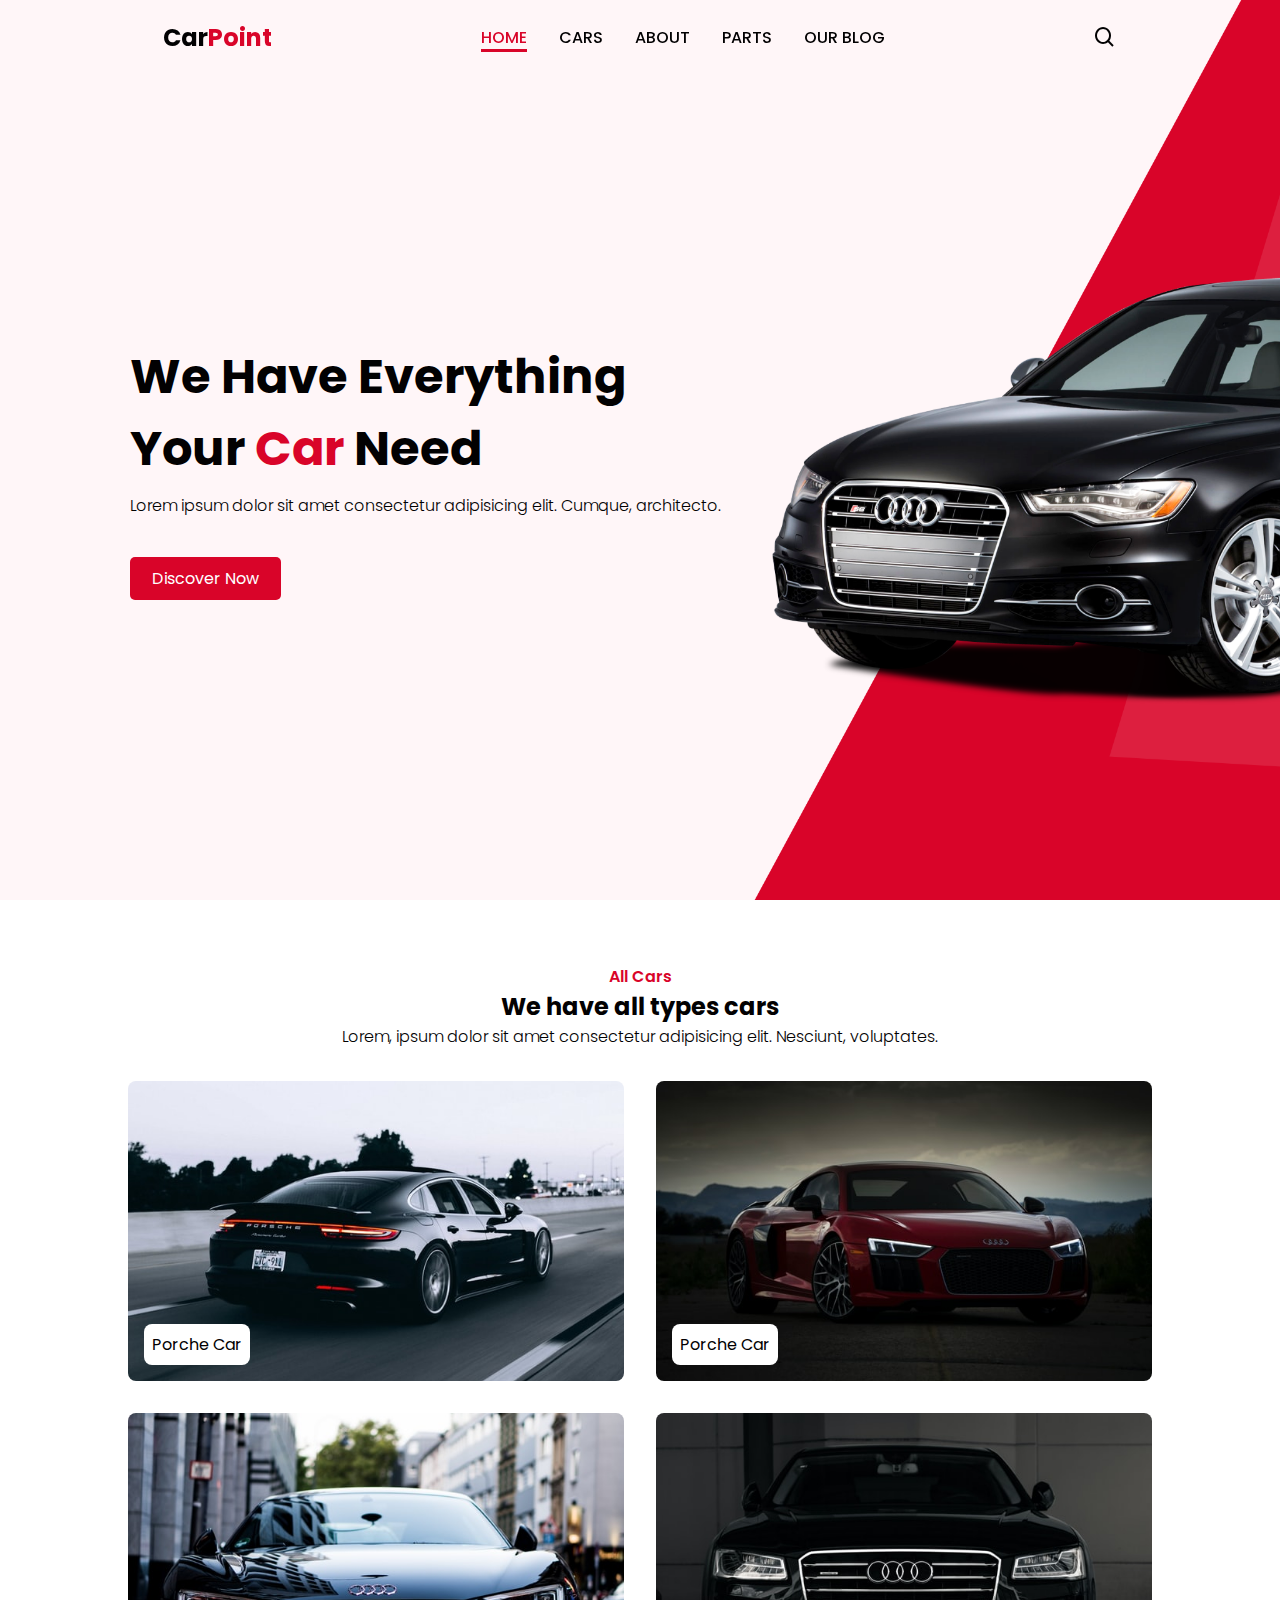
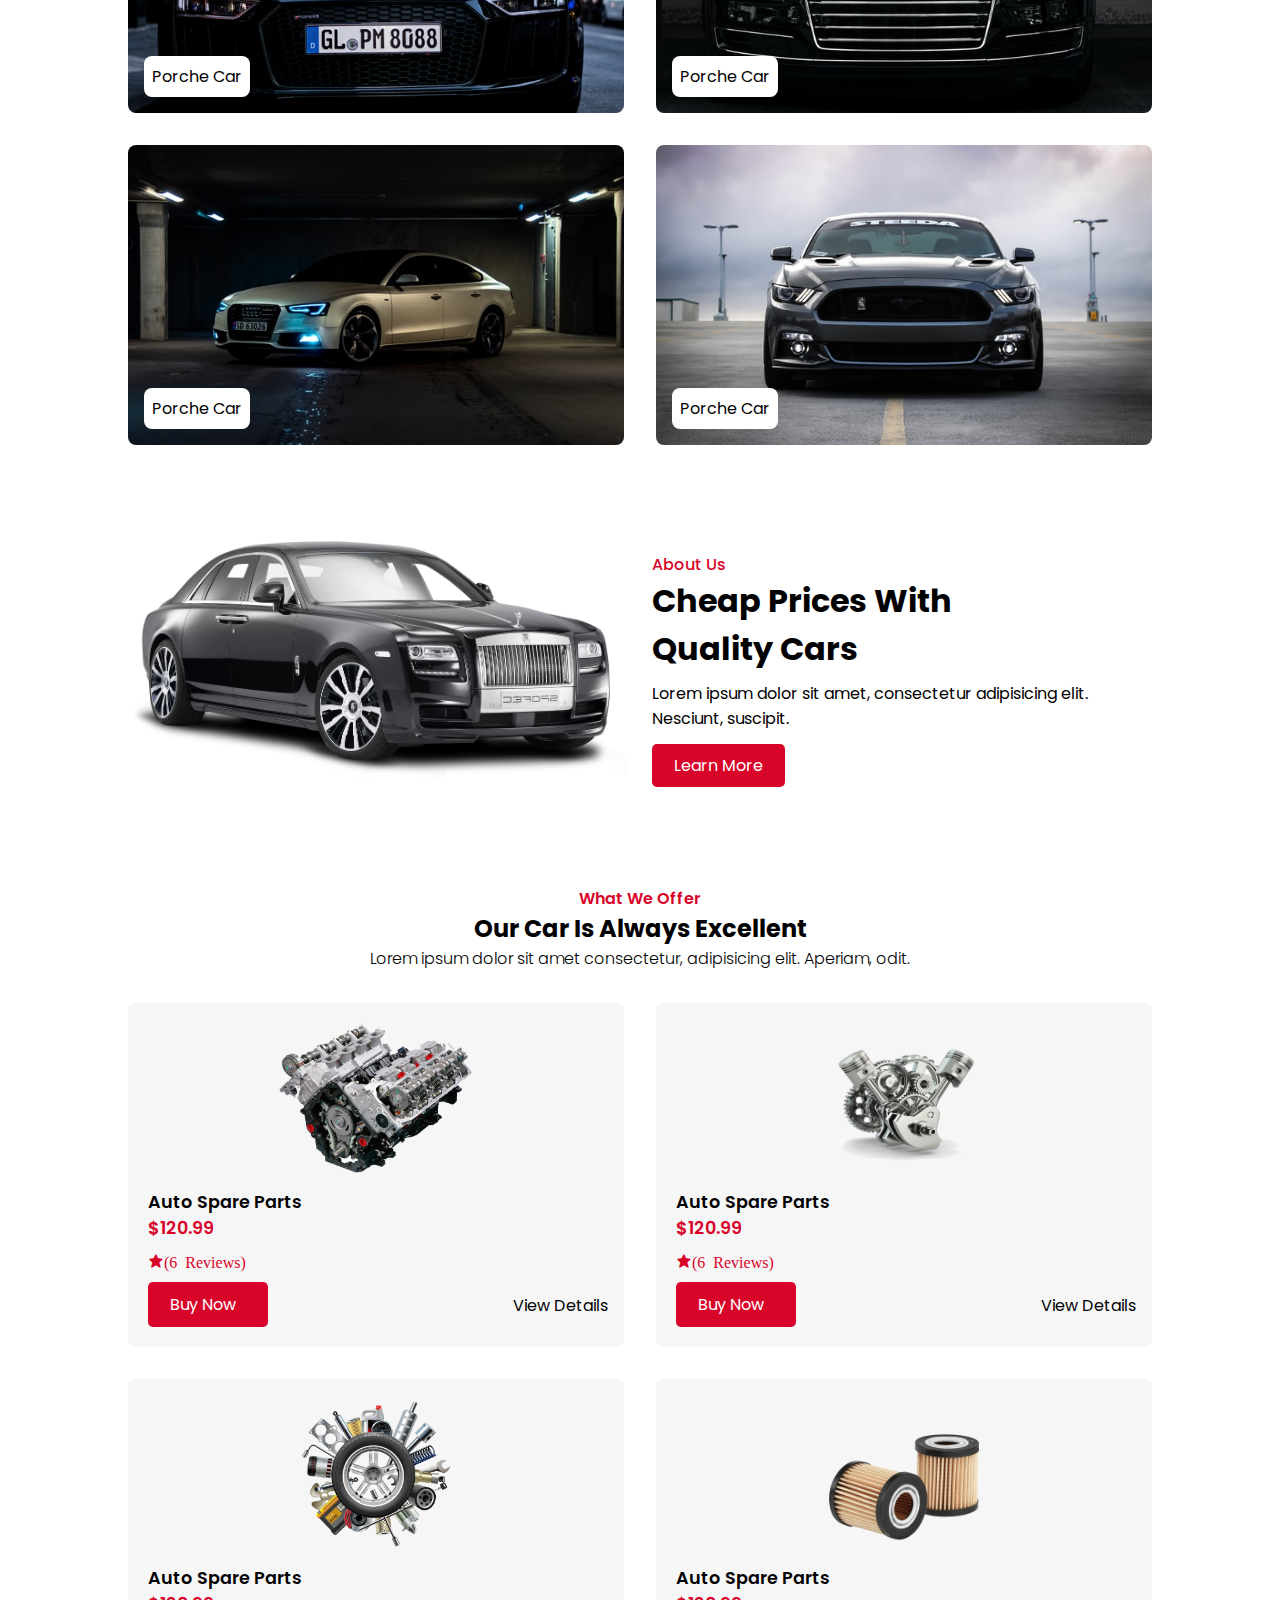
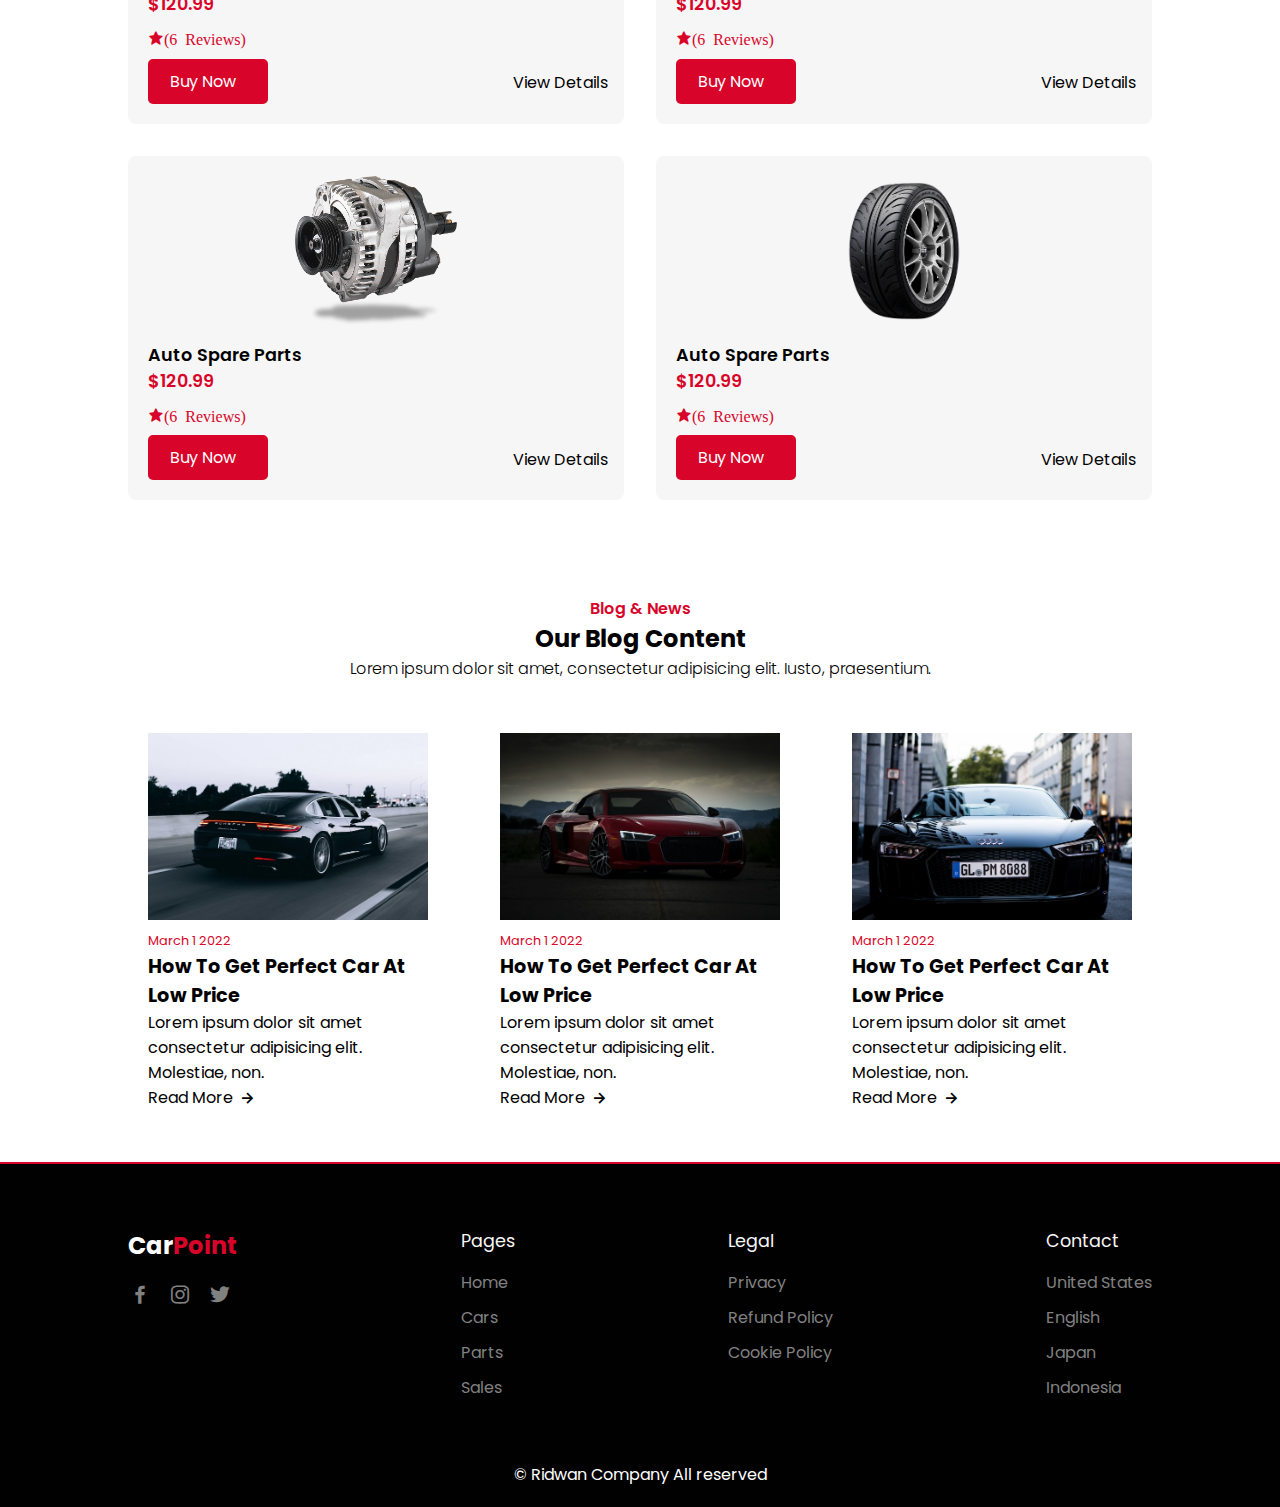
<file: index.html>
<!DOCTYPE html>
<html lang="en">
  <head>
    <meta charset="UTF-8" />
    <meta http-equiv="X-UA-Compatible" content="IE=edge" />
    <meta name="viewport" content="width=device-width, initial-scale=1.0" />
    <link
      href="https://unpkg.com/boxicons@2.1.2/css/boxicons.min.css"
      rel="stylesheet"
    />

    <link rel="stylesheet" href="style.css" />
    <title>Car Sale</title>
  </head>
  <body>
    <!-- Navbar -->
    <header>
      <!-- Navbar Container -->
      <div class="nav container">
        <!-- Menu Icon -->
        <i class="bx bx-menu" id="menu-icon"></i>
        <!-- Logo -->
        <a href="#" class="logo">Car<span>Point</span></a>
        <!-- Nav List -->
        <ul class="navbar">
          <li><a href="#home" class="active">Home</a></li>
          <li><a href="#cars">Cars</a></li>
          <li><a href="#about">About</a></li>
          <li><a href="#parts">Parts</a></li>
          <li><a href="#blog">Our Blog</a></li>
        </ul>
        <!-- Search Icon -->
        <i class="bx bx-search" id="search-icon"></i>
        <!-- Search Box -->
        <div class="search-box container">
          <input type="search" name="" id="" placeholder="Search..." />
        </div>
      </div>
    </header>
    <!-- Home -->
    <section class="home" id="home">
      <div class="home-text">
        <h1>We Have Everything <br />Your <span>Car</span> Need</h1>
        <p>
          Lorem ipsum dolor sit amet consectetur adipisicing elit. Cumque,
          architecto.
        </p>
        <!-- Home Button -->
        <a href="#" class="btn">Discover Now</a>
      </div>
    </section>
    <!-- Cars Section -->
    <section class="cars" id="cars">
      <div class="heading">
        <span>All Cars</span>
        <h2>We have all types cars</h2>
        <p>
          Lorem, ipsum dolor sit amet consectetur adipisicing elit. Nesciunt,
          voluptates.
        </p>
      </div>
      <!-- Cars container -->
      <div class="cars-container container">
        <!-- box 1 -->
        <div class="box">
          <img src="img/car1.jpg" alt="" />
          <h2>Porche Car</h2>
        </div>
        <!-- box 2 -->
        <div class="box">
          <img src="img/car2.jpg" alt="" />
          <h2>Porche Car</h2>
        </div>
        <!-- box 3 -->
        <div class="box">
          <img src="img/car3.jpg" alt="" />
          <h2>Porche Car</h2>
        </div>
        <!-- box 4 -->
        <div class="box">
          <img src="img/car4.jpg" alt="" />
          <h2>Porche Car</h2>
        </div>
        <!-- box 5 -->
        <div class="box">
          <img src="img/car5.jpg" alt="" />
          <h2>Porche Car</h2>
        </div>
        <!-- box 6 -->
        <div class="box">
          <img src="img/car6.jpg" alt="" />
          <h2>Porche Car</h2>
        </div>
      </div>
    </section>
    <!-- About -->
    <section class="about container" id="about">
      <div class="about-img">
        <img src="img/about.png" alt="" />
      </div>
      <div class="about-text">
        <span>About Us</span>
        <h2>Cheap Prices With <br />Quality Cars</h2>
        <p>
          Lorem ipsum dolor sit amet, consectetur adipisicing elit. Nesciunt,
          suscipit.
        </p>
        <!-- About Button -->
        <a href="#" class="btn">Learn More</a>
      </div>
    </section>
    <!-- Parts section -->
    <section class="parts" id="parts">
      <div class="heading">
        <span>What We Offer</span>
        <h2>Our Car Is Always Excellent</h2>
        <p>
          Lorem ipsum dolor sit amet consectetur, adipisicing elit. Aperiam,
          odit.
        </p>
      </div>
      <!-- Parts Container -->
      <div class="parts-container container">
        <!-- Box 1 -->
        <div class="box">
          <img src="img/part1.png" alt="" />
          <h3>Auto Spare Parts</h3>
          <span>$120.99</span>
          <i class="bx bxs-star">(6 Reviews)</i>
          <a href="#" class="btn">Buy Now</a>
          <a href="#" class="details">View Details</a>
        </div>
        <!-- Box 2 -->
        <div class="box">
          <img src="img/part2.png" alt="" />
          <h3>Auto Spare Parts</h3>
          <span>$120.99</span>
          <i class="bx bxs-star">(6 Reviews)</i>
          <a href="#" class="btn">Buy Now</a>
          <a href="#" class="details">View Details</a>
        </div>
        <!-- Box 3 -->
        <div class="box">
          <img src="img/part3.png" alt="" />
          <h3>Auto Spare Parts</h3>
          <span>$120.99</span>
          <i class="bx bxs-star">(6 Reviews)</i>
          <a href="#" class="btn">Buy Now</a>
          <a href="#" class="details">View Details</a>
        </div>
        <!-- Box 4 -->
        <div class="box">
          <img src="img/part4.png" alt="" />
          <h3>Auto Spare Parts</h3>
          <span>$120.99</span>
          <i class="bx bxs-star">(6 Reviews)</i>
          <a href="#" class="btn">Buy Now</a>
          <a href="#" class="details">View Details</a>
        </div>
        <!-- Box 5 -->
        <div class="box">
          <img src="img/part5.png" alt="" />
          <h3>Auto Spare Parts</h3>
          <span>$120.99</span>
          <i class="bx bxs-star">(6 Reviews)</i>
          <a href="#" class="btn">Buy Now</a>
          <a href="#" class="details">View Details</a>
        </div>
        <!-- Box 6 -->
        <div class="box">
          <img src="img/part6.png" alt="" />
          <h3>Auto Spare Parts</h3>
          <span>$120.99</span>
          <i class="bx bxs-star">(6 Reviews)</i>
          <a href="#" class="btn">Buy Now</a>
          <a href="#" class="details">View Details</a>
        </div>
      </div>
    </section>
    <!-- Blog Section -->
    <section class="blog" id="blog">
      <div class="heading">
        <span>Blog & News</span>
        <h2>Our Blog Content</h2>
        <p>
          Lorem ipsum dolor sit amet, consectetur adipisicing elit. Iusto,
          praesentium.
        </p>
      </div>
      <!-- Blog Container -->
      <div class="blog-container container">
        <!-- Box 1 -->
        <div class="box">
          <img src="img/car1.jpg" alt="" />
          <span>March 1 2022</span>
          <h3>How To Get Perfect Car At Low Price</h3>
          <p>
            Lorem ipsum dolor sit amet consectetur adipisicing elit. Molestiae,
            non.
          </p>
          <a href="#" class="blog-btn"
            >Read More<i class="bx bx-right-arrow-alt"></i
          ></a>
        </div>
        <!-- Box 2 -->
        <div class="box">
          <img src="img/car2.jpg" alt="" />
          <span>March 1 2022</span>
          <h3>How To Get Perfect Car At Low Price</h3>
          <p>
            Lorem ipsum dolor sit amet consectetur adipisicing elit. Molestiae,
            non.
          </p>
          <a href="#" class="blog-btn"
            >Read More<i class="bx bx-right-arrow-alt"></i
          ></a>
        </div>
        <!-- Box 3 -->
        <div class="box">
          <img src="img/car3.jpg" alt="" />
          <span>March 1 2022</span>
          <h3>How To Get Perfect Car At Low Price</h3>
          <p>
            Lorem ipsum dolor sit amet consectetur adipisicing elit. Molestiae,
            non.
          </p>
          <a href="#" class="blog-btn"
            >Read More<i class="bx bx-right-arrow-alt"></i
          ></a>
        </div>
      </div>
    </section>
    <!-- Footer -->
    <section class="footer">
      <div class="footer-container container">
        <div class="footer-box">
          <a href="#" class="logo">Car<span>Point</span></a>
          <div class="social">
            <a href="#"><i class="bx bxl-facebook"></i></a>
            <a href="#"><i class="bx bxl-instagram"></i></a>
            <a href="#"><i class="bx bxl-twitter"></i></a>
          </div>
        </div>
        <div class="footer-box">
          <h3>Pages</h3>
          <a href="#">Home</a>
          <a href="#">Cars</a>
          <a href="#">Parts</a>
          <a href="#">Sales</a>
        </div>

        <div class="footer-box">
          <h3>Legal</h3>
          <a href="#">Privacy</a>
          <a href="#">Refund Policy</a>
          <a href="#">Cookie Policy</a>
        </div>

        <div class="footer-box">
          <h3>Contact</h3>
          <p>United States</p>
          <p>English</p>
          <p>Japan</p>
          <p>Indonesia</p>
        </div>
      </div>
    </section>
    <!-- Copyright -->
    <div class="copyright">
      <p>&#169; Ridwan Company All reserved</p>
    </div>
    <!-- link to js -->
    <script src="script.js"></script>
  </body>
</html>
</file>
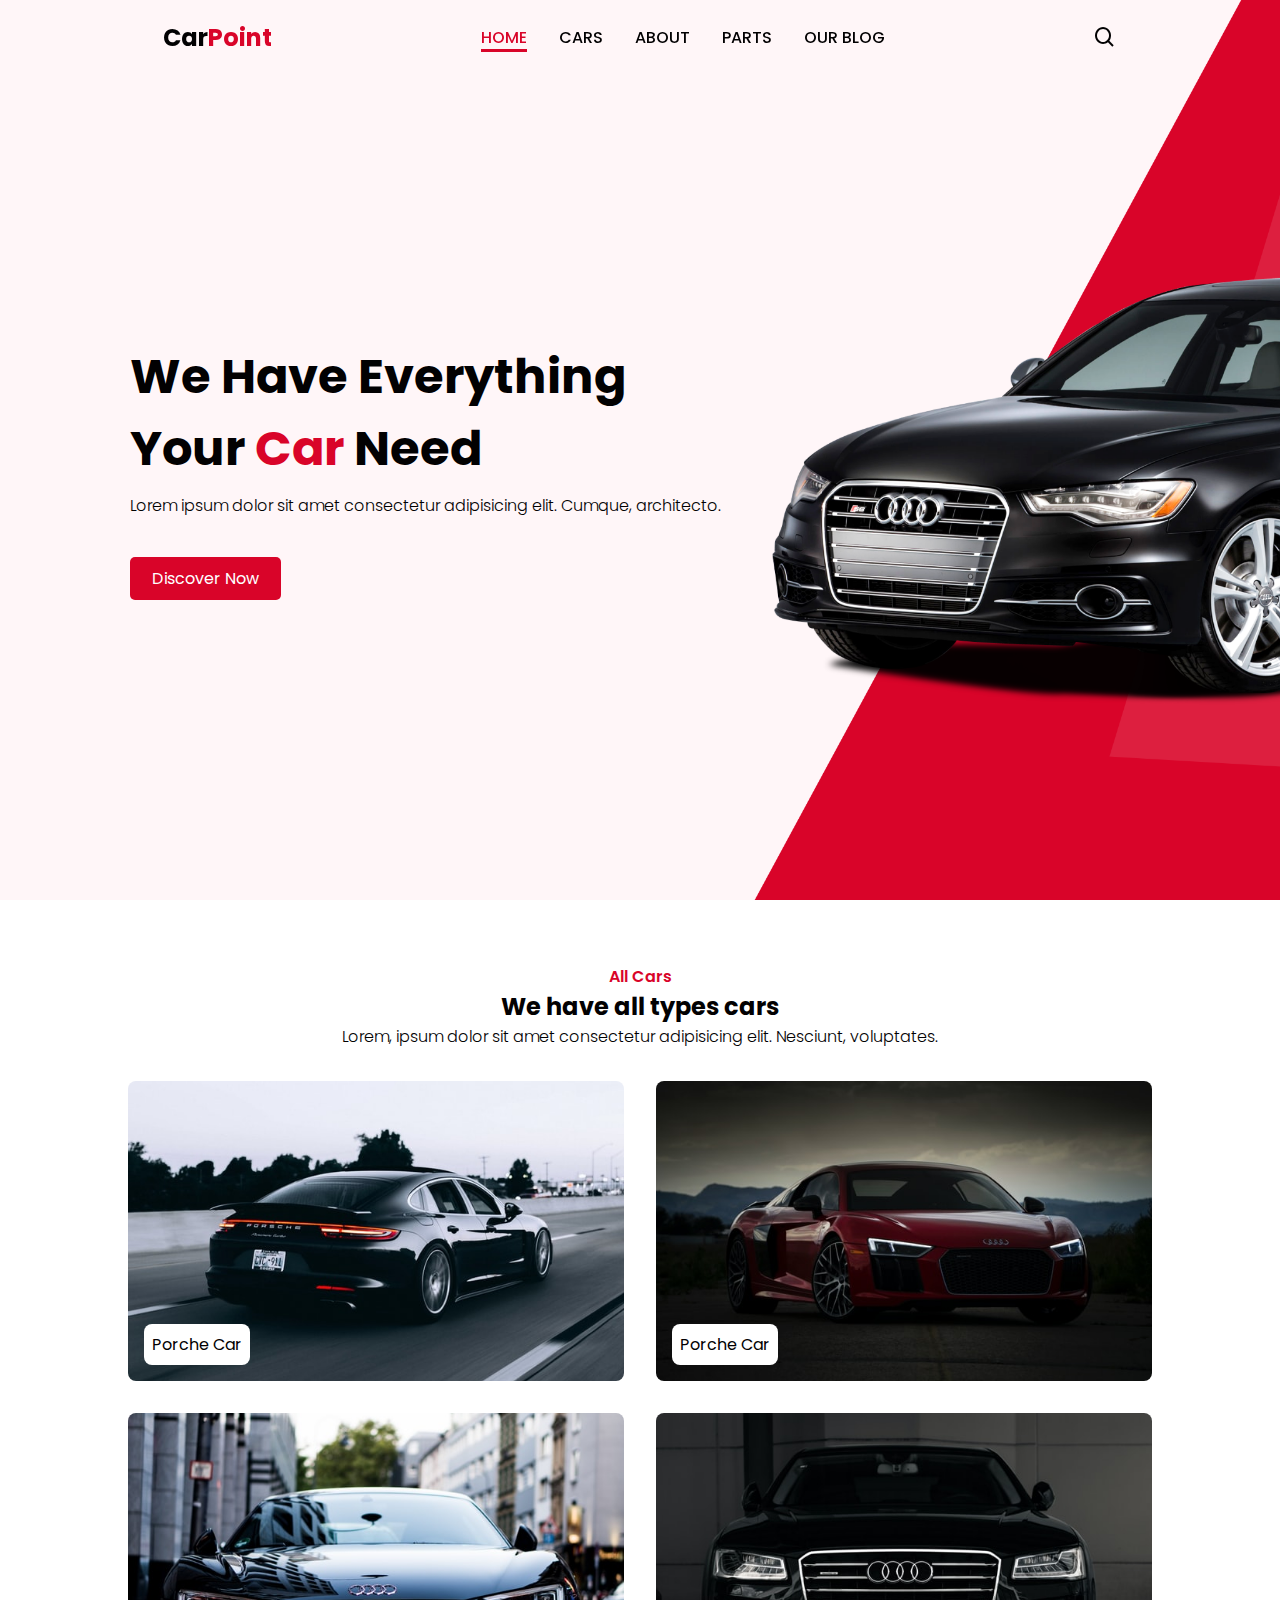
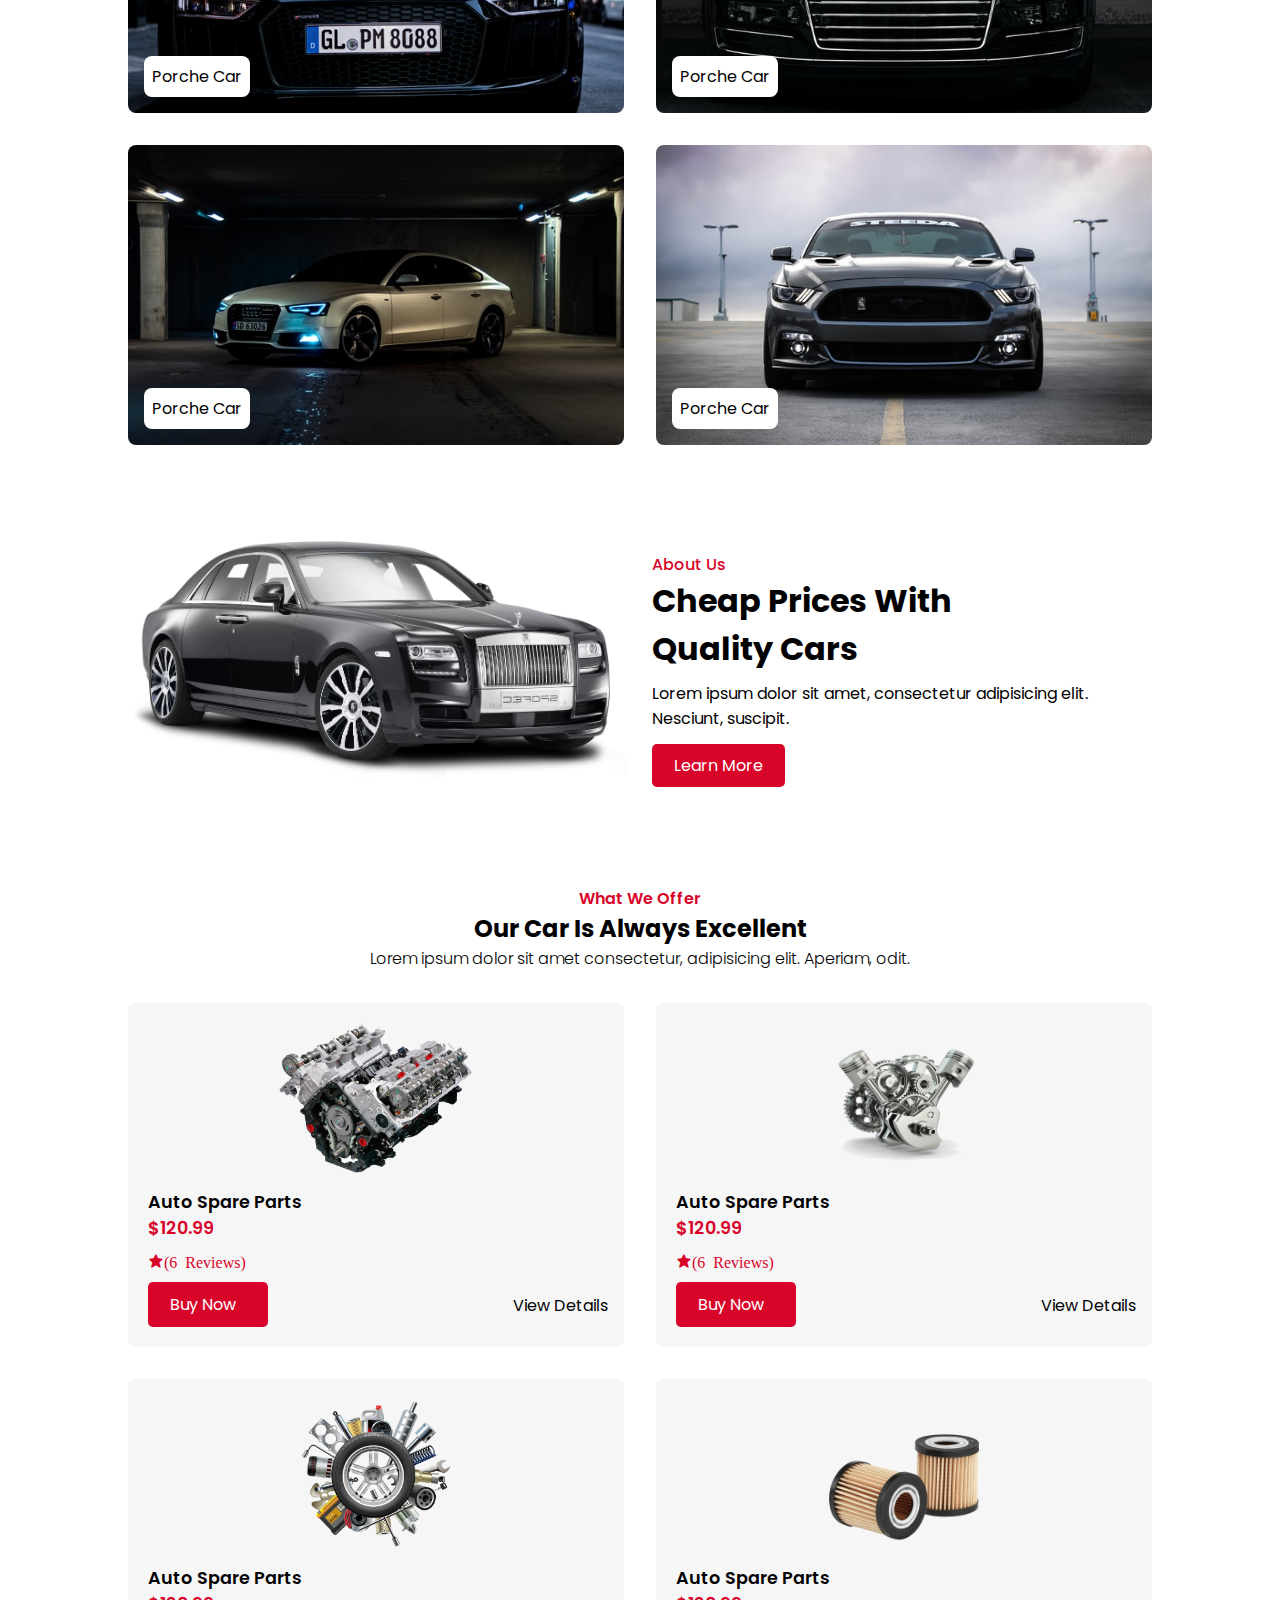
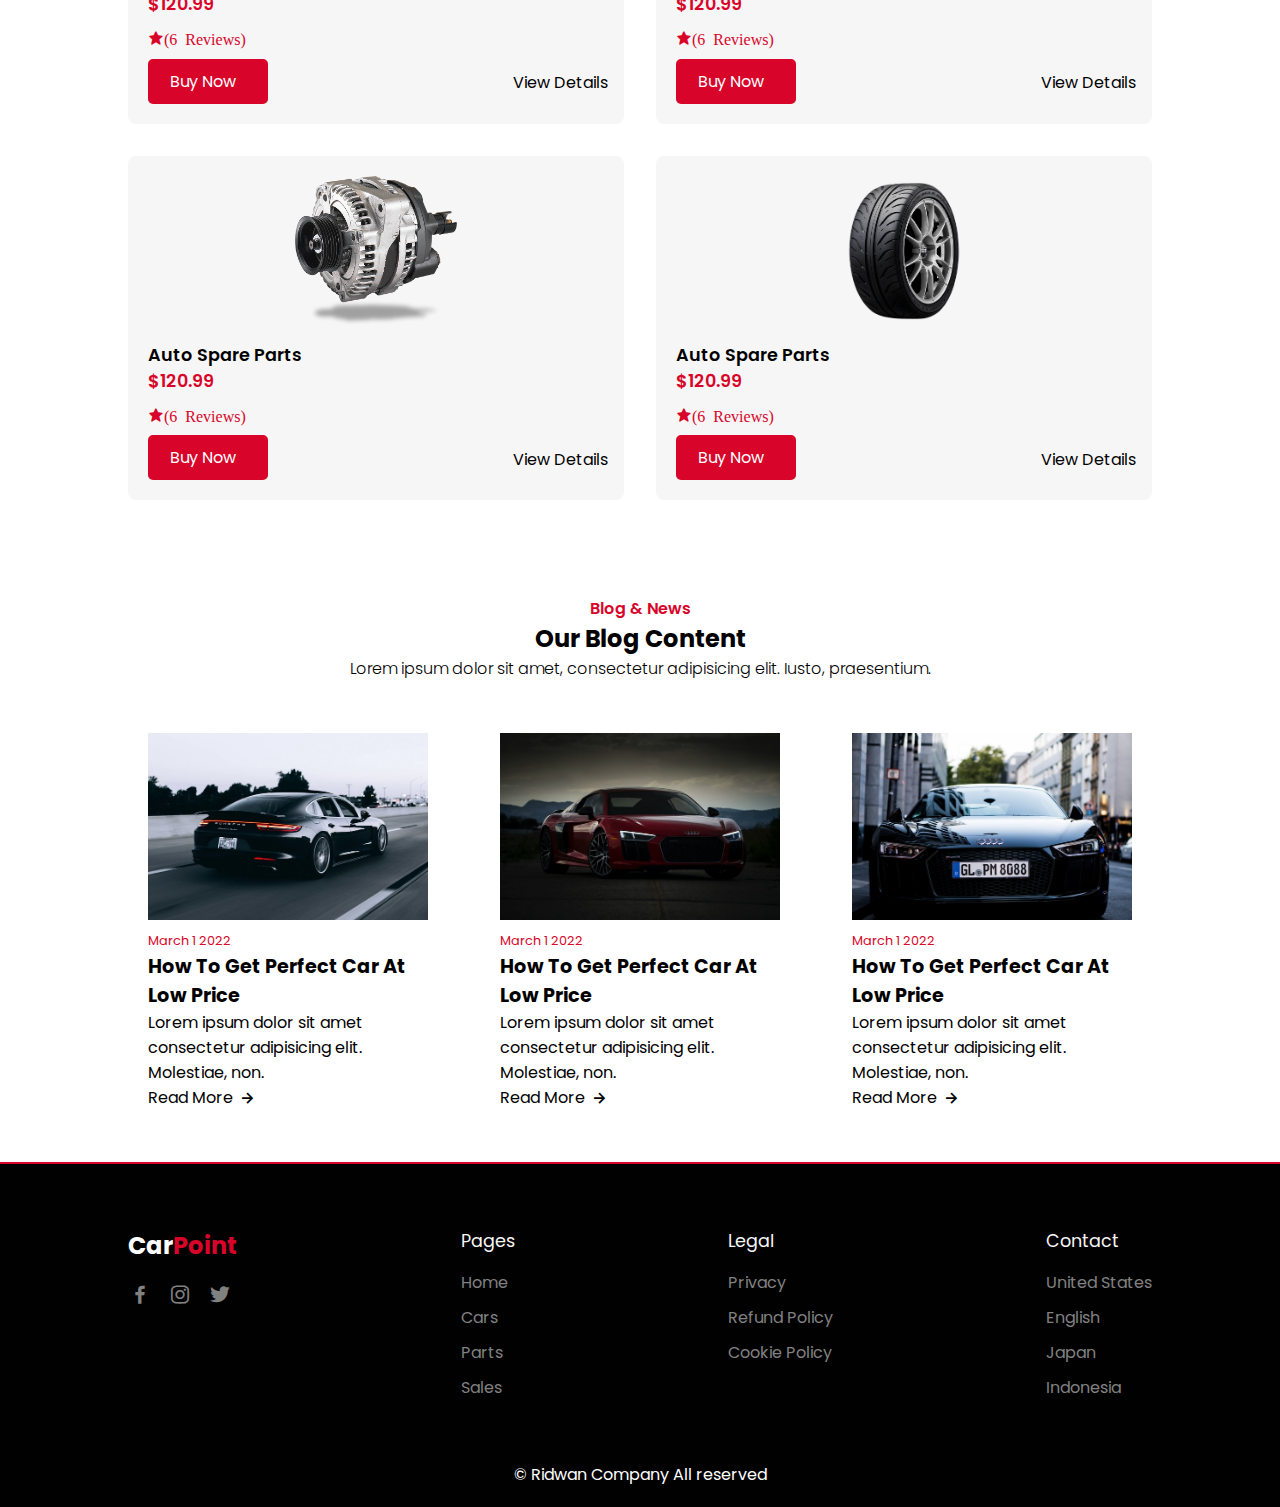
<file: Car Sale/index.html>
<!DOCTYPE html>
<html lang="en">
  <head>
    <meta charset="UTF-8" />
    <meta http-equiv="X-UA-Compatible" content="IE=edge" />
    <meta name="viewport" content="width=device-width, initial-scale=1.0" />
    <link
      href="https://unpkg.com/boxicons@2.1.2/css/boxicons.min.css"
      rel="stylesheet"
    />

    <link rel="stylesheet" href="style.css" />
    <title>Car Sale</title>
  </head>
  <body>
    <!-- Navbar -->
    <header>
      <!-- Navbar Container -->
      <div class="nav container">
        <!-- Menu Icon -->
        <i class="bx bx-menu" id="menu-icon"></i>
        <!-- Logo -->
        <a href="#" class="logo">Car<span>Point</span></a>
        <!-- Nav List -->
        <ul class="navbar">
          <li><a href="#home" class="active">Home</a></li>
          <li><a href="#cars">Cars</a></li>
          <li><a href="#about">About</a></li>
          <li><a href="#parts">Parts</a></li>
          <li><a href="#blog">Our Blog</a></li>
        </ul>
        <!-- Search Icon -->
        <i class="bx bx-search" id="search-icon"></i>
        <!-- Search Box -->
        <div class="search-box container">
          <input type="search" name="" id="" placeholder="Search..." />
        </div>
      </div>
    </header>
    <!-- Home -->
    <section class="home" id="home">
      <div class="home-text">
        <h1>We Have Everything <br />Your <span>Car</span> Need</h1>
        <p>
          Lorem ipsum dolor sit amet consectetur adipisicing elit. Cumque,
          architecto.
        </p>
        <!-- Home Button -->
        <a href="#" class="btn">Discover Now</a>
      </div>
    </section>
    <!-- Cars Section -->
    <section class="cars" id="cars">
      <div class="heading">
        <span>All Cars</span>
        <h2>We have all types cars</h2>
        <p>
          Lorem, ipsum dolor sit amet consectetur adipisicing elit. Nesciunt,
          voluptates.
        </p>
      </div>
      <!-- Cars container -->
      <div class="cars-container container">
        <!-- box 1 -->
        <div class="box">
          <img src="img/car1.jpg" alt="" />
          <h2>Porche Car</h2>
        </div>
        <!-- box 2 -->
        <div class="box">
          <img src="img/car2.jpg" alt="" />
          <h2>Porche Car</h2>
        </div>
        <!-- box 3 -->
        <div class="box">
          <img src="img/car3.jpg" alt="" />
          <h2>Porche Car</h2>
        </div>
        <!-- box 4 -->
        <div class="box">
          <img src="img/car4.jpg" alt="" />
          <h2>Porche Car</h2>
        </div>
        <!-- box 5 -->
        <div class="box">
          <img src="img/car5.jpg" alt="" />
          <h2>Porche Car</h2>
        </div>
        <!-- box 6 -->
        <div class="box">
          <img src="img/car6.jpg" alt="" />
          <h2>Porche Car</h2>
        </div>
      </div>
    </section>
    <!-- About -->
    <section class="about container" id="about">
      <div class="about-img">
        <img src="img/about.png" alt="" />
      </div>
      <div class="about-text">
        <span>About Us</span>
        <h2>Cheap Prices With <br />Quality Cars</h2>
        <p>
          Lorem ipsum dolor sit amet, consectetur adipisicing elit. Nesciunt,
          suscipit.
        </p>
        <!-- About Button -->
        <a href="#" class="btn">Learn More</a>
      </div>
    </section>
    <!-- Parts section -->
    <section class="parts" id="parts">
      <div class="heading">
        <span>What We Offer</span>
        <h2>Our Car Is Always Excellent</h2>
        <p>
          Lorem ipsum dolor sit amet consectetur, adipisicing elit. Aperiam,
          odit.
        </p>
      </div>
      <!-- Parts Container -->
      <div class="parts-container container">
        <!-- Box 1 -->
        <div class="box">
          <img src="img/part1.png" alt="" />
          <h3>Auto Spare Parts</h3>
          <span>$120.99</span>
          <i class="bx bxs-star">(6 Reviews)</i>
          <a href="#" class="btn">Buy Now</a>
          <a href="#" class="details">View Details</a>
        </div>
        <!-- Box 2 -->
        <div class="box">
          <img src="img/part2.png" alt="" />
          <h3>Auto Spare Parts</h3>
          <span>$120.99</span>
          <i class="bx bxs-star">(6 Reviews)</i>
          <a href="#" class="btn">Buy Now</a>
          <a href="#" class="details">View Details</a>
        </div>
        <!-- Box 3 -->
        <div class="box">
          <img src="img/part3.png" alt="" />
          <h3>Auto Spare Parts</h3>
          <span>$120.99</span>
          <i class="bx bxs-star">(6 Reviews)</i>
          <a href="#" class="btn">Buy Now</a>
          <a href="#" class="details">View Details</a>
        </div>
        <!-- Box 4 -->
        <div class="box">
          <img src="img/part4.png" alt="" />
          <h3>Auto Spare Parts</h3>
          <span>$120.99</span>
          <i class="bx bxs-star">(6 Reviews)</i>
          <a href="#" class="btn">Buy Now</a>
          <a href="#" class="details">View Details</a>
        </div>
        <!-- Box 5 -->
        <div class="box">
          <img src="img/part5.png" alt="" />
          <h3>Auto Spare Parts</h3>
          <span>$120.99</span>
          <i class="bx bxs-star">(6 Reviews)</i>
          <a href="#" class="btn">Buy Now</a>
          <a href="#" class="details">View Details</a>
        </div>
        <!-- Box 6 -->
        <div class="box">
          <img src="img/part6.png" alt="" />
          <h3>Auto Spare Parts</h3>
          <span>$120.99</span>
          <i class="bx bxs-star">(6 Reviews)</i>
          <a href="#" class="btn">Buy Now</a>
          <a href="#" class="details">View Details</a>
        </div>
      </div>
    </section>
    <!-- Blog Section -->
    <section class="blog" id="blog">
      <div class="heading">
        <span>Blog & News</span>
        <h2>Our Blog Content</h2>
        <p>
          Lorem ipsum dolor sit amet, consectetur adipisicing elit. Iusto,
          praesentium.
        </p>
      </div>
      <!-- Blog Container -->
      <div class="blog-container container">
        <!-- Box 1 -->
        <div class="box">
          <img src="img/car1.jpg" alt="" />
          <span>March 1 2022</span>
          <h3>How To Get Perfect Car At Low Price</h3>
          <p>
            Lorem ipsum dolor sit amet consectetur adipisicing elit. Molestiae,
            non.
          </p>
          <a href="#" class="blog-btn"
            >Read More<i class="bx bx-right-arrow-alt"></i
          ></a>
        </div>
        <!-- Box 2 -->
        <div class="box">
          <img src="img/car2.jpg" alt="" />
          <span>March 1 2022</span>
          <h3>How To Get Perfect Car At Low Price</h3>
          <p>
            Lorem ipsum dolor sit amet consectetur adipisicing elit. Molestiae,
            non.
          </p>
          <a href="#" class="blog-btn"
            >Read More<i class="bx bx-right-arrow-alt"></i
          ></a>
        </div>
        <!-- Box 3 -->
        <div class="box">
          <img src="img/car3.jpg" alt="" />
          <span>March 1 2022</span>
          <h3>How To Get Perfect Car At Low Price</h3>
          <p>
            Lorem ipsum dolor sit amet consectetur adipisicing elit. Molestiae,
            non.
          </p>
          <a href="#" class="blog-btn"
            >Read More<i class="bx bx-right-arrow-alt"></i
          ></a>
        </div>
      </div>
    </section>
    <!-- Footer -->
    <section class="footer">
      <div class="footer-container container">
        <div class="footer-box">
          <a href="#" class="logo">Car<span>Point</span></a>
          <div class="social">
            <a href="https://www.facebook.com/hananridwan.hanif/"
              ><i class="bx bxl-facebook"></i
            ></a>
            <a href="https://www.instagram.com/hanan_rh_37/"
              ><i class="bx bxl-instagram"></i
            ></a>
            <a href="https://twitter.com/rieedzz"
              ><i class="bx bxl-twitter"></i
            ></a>
          </div>
        </div>
        <div class="footer-box">
          <h3>Pages</h3>
          <a href="#">Home</a>
          <a href="#">Cars</a>
          <a href="#">Parts</a>
          <a href="#">Sales</a>
        </div>

        <div class="footer-box">
          <h3>Legal</h3>
          <a href="#">Privacy</a>
          <a href="#">Refund Policy</a>
          <a href="#">Cookie Policy</a>
        </div>

        <div class="footer-box">
          <h3>Contact</h3>
          <p>United States</p>
          <p>English</p>
          <p>Japan</p>
          <p>Indonesia</p>
        </div>
      </div>
    </section>
    <!-- Copyright -->
    <div class="copyright">
      <p>&#169; Ridwan Company All reserved</p>
    </div>
    <!-- link to js -->
    <script src="script.js"></script>
  </body>
</html>
</file>
<file: style.css>
/* Google Fonts */
@import url("https://fonts.googleapis.com/css2?family=Poppins:wght@300;400;500;600;700&display=swap");
* {
  font-family: "Poppins", sans-serif;
  margin: 0;
  padding: 0;
  scroll-padding-top: 1rem;
  scroll-behavior: smooth;
  list-style: none;
  text-decoration: none;
  box-sizing: border-box;
}
/* Variables */
:root {
  --main-color: #d90429;
  --text-color: #020102;
  --bg-color: #fff;
}
/* Custom Scroll Bar */
html::-webkit-scrollbar {
  width: 0.5rem;
  background: transparent;
}
html::-webkit-scrollbar-thumb {
  border-radius: 3rem;
  background: var(--text-color);
}
section {
  padding: 4rem 0 2rem;
}
img {
  width: 100%;
}
body {
  color: var(--text-color);
}
.container {
  max-width: 80%;
  margin-left: auto;
  margin-right: auto;
}
header {
  display: block;
  width: 100%;
  position: fixed;
  top: 0;
  left: 0;
  z-index: 100;
}
header.shadow {
  background: var(--bg-color);
  box-shadow: 4px 4px 20px rgb(15 54 55 / 10%);
  transition: 0.5s ease;
}
header.shadow #search-icon {
  color: var(--text-color);
}
.nav {
  display: flex;
  align-items: center;
  justify-content: space-between;
  padding: 20px 35px;
}
#menu-icon {
  font-size: 24px;
  cursor: pointer;
  color: var(--text-color);
  display: none;
}
.logo {
  font-size: 1.5rem;
  font-weight: 700;
  color: var(--text-color);
}
.logo span {
  color: var(--main-color);
}
.navbar {
  display: flex;
  column-gap: 2rem;
}
.navbar a {
  color: var(--text-color);
  font-size: 1rem;
  text-transform: uppercase;
  font-weight: 500;
}
.navbar a:hover,
.navbar .active {
  color: var(--main-color);
  border-bottom: 3px solid var(--main-color);
}
#search-icon {
  font-size: 24px;
  cursor: pointer;
  color: var(--bg-color);
}
.search-box {
  position: absolute;
  top: 110%;
  right: 0;
  left: 0;
  background: var(--bg-color);
  box-shadow: 4px 4px 20px rgb(15 54 55 / 10%);
  border: 1px solid var(--main-color);
  border-radius: 0.5rem;
  clip-path: circle(0% at 100% 0%);
  transition: 0.4s;
}
.search-box.active {
  clip-path: circle(144% at 100% 0%);
}
.search-box input {
  width: 100%;
  padding: 20px;
  border: none;
  outline: none;
  background: transparent;
  font-size: 1rem;
}

.home {
  max-width: 100%;
  margin: auto;
  width: 100%;
  min-height: 100vh;
  display: flex;
  align-items: center;
  background: url(img/Background-home.png);
  background-repeat: no-repeat;
  background-size: cover;
  background-position: center left;
}
.home-text {
  padding-left: 130px;
}
.home-text h1 {
  font-size: 3.5rem;
}
.home-text span {
  color: var(--main-color);
}
.home-text p {
  font-size: 1.2rem;
  font-weight: 300;
  margin: 0.5rem 0 3rem;
}
.btn {
  padding: 10px 22px;
  background: var(--main-color);
  color: var(--bg-color);
  font-weight: 400;
  border-radius: 5px;
}
.btn:hover {
  background: #fd052f;
}

.heading {
  text-align: center;
}
.heading span {
  font-weight: 600;
  color: var(--main-color);
}
.heading p {
  font-size: 1rem;
  font-weight: 300;
}
.cars-container {
  display: flex;
  flex-wrap: wrap;
  gap: 2rem;
  margin-top: 2rem;
}
.cars-container .box {
  flex: 1 1 30rem;
  position: relative;
  height: 300px;
  border-radius: 0.5rem;
  overflow: hidden;
}
.cars-container .box img {
  width: 100%;
  height: 100%;
  object-fit: cover;
  overflow: hidden;
}
.cars-container .box img:hover {
  transform: scale(1.1);
  transition: 0.5s;
}
.cars-container .box h2 {
  position: absolute;
  bottom: 1rem;
  left: 1rem;
  font-weight: 400;
  font-size: 1rem;
  background: var(--bg-color);
  padding: 8px;
  border-radius: 0.5rem;
}
.cars-container .box:hover h2 {
  background-color: var(--main-color);
  color: var(--bg-color);
}

.about {
  display: flex;
  flex-wrap: wrap;
  align-items: center;
  gap: 1.5rem;
}
.about-img {
  flex: 1 1 21rem;
}
.about-text {
  flex: 1 1 21rem;
}
.about-text span {
  font-weight: 500;
  color: var(--main-color);
}
.about-text h2 {
  font-size: 2rem;
}
.about-text p {
  font-size: 1rem;
  margin: 0.5rem 0 1.4rem;
}

.parts-container {
  display: flex;
  flex-wrap: wrap;
  gap: 2rem;
  margin-top: 2rem;
}
.parts-container .box {
  flex: 1 1 30rem;
  position: relative;
  padding: 20px;
  display: flex;
  flex-direction: column;
  background: #f6f6f6;
  border-radius: 0.5rem;
}
.parts-container .box img {
  width: 100%;
  height: 150px;
  object-fit: contain;
  object-position: center;
  margin-bottom: 1rem;
}
.parts-container .box h3 {
  font-size: 1.1rem;
  font-weight: 600;
}
.parts-container .box span {
  font-size: 1.1rem;
  font-weight: 600;
  color: var(--main-color);
}
.parts-container .box .bx {
  color: var(--main-color);
  margin: 0.8rem 0;
}
.parts-container .box .btn {
  max-width: 120px;
}
.parts-container .box .details {
  display: flex;
  align-items: center;
  position: absolute;
  bottom: 1.8rem;
  right: 1rem;
  font-size: 1rem;
  color: var(--text-color);
}
.parts-container .box .details:hover {
  text-decoration: underline;
}

.blog-container {
  display: flex;
  flex-wrap: wrap;
  gap: 2rem;
  margin-top: 2rem;
}
.blog-container .box {
  flex: 1 1 13rem;
  padding: 20px;
}
.blog-container .box:hover {
  background: #f1f0f0;
}
.blog-container .box span {
  font-size: 0.8rem;
  color: var(--main-color);
}
.blog-container h3 {
  font-size: 1.2rem;
}
.blog-container .box .blog-btn {
  display: flex;
  align-items: center;
  column-gap: 4px;
  color: var(--text-color);
}
.blog-container .box .blog-btn .bx {
  font-size: 20px;
}
.blog-container .box .blog-btn:hover {
  color: var(--main-color);
  column-gap: 0.7rem;
  transition: 0.4s;
}

.footer {
  background: var(--text-color);
  color: #f6f6f6;
  border-top: 2px solid var(--main-color);
}
.footer-container {
  display: flex;
  justify-content: space-between;
  gap: 1rem;
}
.footer-container .logo {
  color: var(--bg-color);
  margin-bottom: 1rem;
}
.footer-container .footer-box {
  display: flex;
  flex-direction: column;
}
.social {
  display: flex;
  align-items: center;
}
.social a {
  font-size: 24px;
  color: var(--bg-color);
  margin-right: 1rem;
}
.social a:hover {
  color: var(--main-color);
}
.footer-box h3 {
  font-size: 1.1rem;
  font-weight: 400;
  margin-bottom: 1rem;
}
.footer-box a,
.footer-box p {
  color: #818181;
  margin-bottom: 10px;
}
.footer-box a:hover {
  color: var(--main-color);
}

.copyright {
  padding: 20px;
  text-align: center;
  color: var(--bg-color);
  background: var(--text-color);
}

/* Responesive */
@media (max-width: 1300px) {
  .home-text h1 {
    font-size: 3rem;
  }
  .home-text p {
    font-size: 1rem;
  }
  #search-icon {
    color: var(--text-color);
  }
}

@media (max-width: 991px) {
  .nav {
    padding: 15px 20px;
  }
  section {
    padding: 3rem 0 1rem;
  }
  .home-text {
    padding-left: 2rem;
  }
  .home-text h1 {
    font-size: 2.1rem;
  }
}

@media (max-width: 800px) {
  .search-box input {
    padding: 15px;
  }
  .nav {
    padding: 10px 0;
  }
  #menu-icon {
    display: initial;
  }
  .navbar {
    position: absolute;
    top: 100%;
    right: 0;
    left: 0;
    display: flex;
    flex-direction: column;
    background: var(--bg-color);
    row-gap: 0.5rem;
    text-align: center;
    box-shadow: 4px 4px 20px rgb(15 54 55 / 20%);
    clip-path: circle(0% at 0% 0%);
    transition: 0.6s;
  }
  .navbar a {
    display: block;
    padding: 15px;
  }
  .navbar a:hover,
  .navbar .active {
    border-bottom: none;
    background: var(--main-color);
    color: var(--bg-color);
  }
  .navbar.active {
    clip-path: circle(144% at 0% 0%);
  }
}
@media (max-width: 600px) {
  .footer-container {
    display: grid;
    grid-template-columns: 1fr 1fr;
  }
}
</file>
<file: Car Sale/style.css>
/* Google Fonts */
@import url("https://fonts.googleapis.com/css2?family=Poppins:wght@300;400;500;600;700&display=swap");
* {
  font-family: "Poppins", sans-serif;
  margin: 0;
  padding: 0;
  scroll-padding-top: 1rem;
  scroll-behavior: smooth;
  list-style: none;
  text-decoration: none;
  box-sizing: border-box;
}
/* Variables */
:root {
  --main-color: #d90429;
  --text-color: #020102;
  --bg-color: #fff;
}
/* Custom Scroll Bar */
html::-webkit-scrollbar {
  width: 0.5rem;
  background: transparent;
}
html::-webkit-scrollbar-thumb {
  border-radius: 3rem;
  background: var(--text-color);
}
section {
  padding: 4rem 0 2rem;
}
img {
  width: 100%;
}
body {
  color: var(--text-color);
}
.container {
  max-width: 80%;
  margin-left: auto;
  margin-right: auto;
}
header {
  display: block;
  width: 100%;
  position: fixed;
  top: 0;
  left: 0;
  z-index: 100;
}
header.shadow {
  background: var(--bg-color);
  box-shadow: 4px 4px 20px rgb(15 54 55 / 10%);
  transition: 0.5s ease;
}
header.shadow #search-icon {
  color: var(--text-color);
}
.nav {
  display: flex;
  align-items: center;
  justify-content: space-between;
  padding: 20px 35px;
}
#menu-icon {
  font-size: 24px;
  cursor: pointer;
  color: var(--text-color);
  display: none;
}
.logo {
  font-size: 1.5rem;
  font-weight: 700;
  color: var(--text-color);
}
.logo span {
  color: var(--main-color);
}
.navbar {
  display: flex;
  column-gap: 2rem;
}
.navbar a {
  color: var(--text-color);
  font-size: 1rem;
  text-transform: uppercase;
  font-weight: 500;
}
.navbar a:hover,
.navbar .active {
  color: var(--main-color);
  border-bottom: 3px solid var(--main-color);
}
#search-icon {
  font-size: 24px;
  cursor: pointer;
  color: var(--bg-color);
}
.search-box {
  position: absolute;
  top: 110%;
  right: 0;
  left: 0;
  background: var(--bg-color);
  box-shadow: 4px 4px 20px rgb(15 54 55 / 10%);
  border: 1px solid var(--main-color);
  border-radius: 0.5rem;
  clip-path: circle(0% at 100% 0%);
  transition: 0.4s;
}
.search-box.active {
  clip-path: circle(144% at 100% 0%);
}
.search-box input {
  width: 100%;
  padding: 20px;
  border: none;
  outline: none;
  background: transparent;
  font-size: 1rem;
}

.home {
  max-width: 100%;
  margin: auto;
  width: 100%;
  min-height: 100vh;
  display: flex;
  align-items: center;
  background: url(img/Background-home.png);
  background-repeat: no-repeat;
  background-size: cover;
  background-position: center left;
}
.home-text {
  padding-left: 130px;
}
.home-text h1 {
  font-size: 3.5rem;
}
.home-text span {
  color: var(--main-color);
}
.home-text p {
  font-size: 1rem;
  font-weight: 300;
  margin: 0.5rem 0 3rem;
}
.btn {
  padding: 10px 22px;
  background: var(--main-color);
  color: var(--bg-color);
  font-weight: 400;
  border-radius: 5px;
}
.btn:hover {
  background: #fd052f;
}

.heading {
  text-align: center;
}
.heading span {
  font-weight: 600;
  color: var(--main-color);
}
.heading p {
  font-size: 1rem;
  font-weight: 300;
}
.cars-container {
  display: flex;
  flex-wrap: wrap;
  gap: 2rem;
  margin-top: 2rem;
}
.cars-container .box {
  flex: 1 1 30rem;
  position: relative;
  height: 300px;
  border-radius: 0.5rem;
  overflow: hidden;
}
.cars-container .box img {
  width: 100%;
  height: 100%;
  object-fit: cover;
  overflow: hidden;
}
.cars-container .box img:hover {
  transform: scale(1.1);
  transition: 0.5s;
}
.cars-container .box h2 {
  position: absolute;
  bottom: 1rem;
  left: 1rem;
  font-weight: 400;
  font-size: 1rem;
  background: var(--bg-color);
  padding: 8px;
  border-radius: 0.5rem;
}
.cars-container .box:hover h2 {
  background-color: var(--main-color);
  color: var(--bg-color);
}

.about {
  display: flex;
  flex-wrap: wrap;
  align-items: center;
  gap: 1.5rem;
}
.about-img {
  flex: 1 1 21rem;
}
.about-text {
  flex: 1 1 21rem;
}
.about-text span {
  font-weight: 500;
  color: var(--main-color);
}
.about-text h2 {
  font-size: 2rem;
}
.about-text p {
  font-size: 1rem;
  margin: 0.5rem 0 1.4rem;
}

.parts-container {
  display: flex;
  flex-wrap: wrap;
  gap: 2rem;
  margin-top: 2rem;
}
.parts-container .box {
  flex: 1 1 30rem;
  position: relative;
  padding: 20px;
  display: flex;
  flex-direction: column;
  background: #f6f6f6;
  border-radius: 0.5rem;
}
.parts-container .box img {
  width: 100%;
  height: 150px;
  object-fit: contain;
  object-position: center;
  margin-bottom: 1rem;
}
.parts-container .box h3 {
  font-size: 1.1rem;
  font-weight: 600;
}
.parts-container .box span {
  font-size: 1.1rem;
  font-weight: 600;
  color: var(--main-color);
}
.parts-container .box .bx {
  color: var(--main-color);
  margin: 0.8rem 0;
}
.parts-container .box .btn {
  max-width: 120px;
}
.parts-container .box .details {
  display: flex;
  align-items: center;
  position: absolute;
  bottom: 1.8rem;
  right: 1rem;
  font-size: 1rem;
  color: var(--text-color);
}
.parts-container .box .details:hover {
  text-decoration: underline;
}

.blog-container {
  display: flex;
  flex-wrap: wrap;
  gap: 2rem;
  margin-top: 2rem;
}
.blog-container .box {
  flex: 1 1 13rem;
  padding: 20px;
}
.blog-container .box:hover {
  background: #f1f0f0;
}
.blog-container .box span {
  font-size: 0.8rem;
  color: var(--main-color);
}
.blog-container h3 {
  font-size: 1.2rem;
}
.blog-container .box .blog-btn {
  display: flex;
  align-items: center;
  column-gap: 4px;
  color: var(--text-color);
}
.blog-container .box .blog-btn .bx {
  font-size: 20px;
}
.blog-container .box .blog-btn:hover {
  color: var(--main-color);
  column-gap: 0.7rem;
  transition: 0.4s;
}

.footer {
  background: var(--text-color);
  color: #f6f6f6;
  border-top: 2px solid var(--main-color);
}
.footer-container {
  display: flex;
  justify-content: space-between;
  gap: 1rem;
}
.footer-container .logo {
  color: var(--bg-color);
  margin-bottom: 1rem;
}
.footer-container .footer-box {
  display: flex;
  flex-direction: column;
}
.social {
  display: flex;
  align-items: center;
}
.social a {
  font-size: 24px;
  color: var(--bg-color);
  margin-right: 1rem;
}
.social a:hover {
  color: var(--main-color);
}
.footer-box h3 {
  font-size: 1.1rem;
  font-weight: 400;
  margin-bottom: 1rem;
}
.footer-box a,
.footer-box p {
  color: #818181;
  margin-bottom: 10px;
}
.footer-box a:hover {
  color: var(--main-color);
}

.copyright {
  padding: 20px;
  text-align: center;
  color: var(--bg-color);
  background: var(--text-color);
}

/* Responesive */
@media (max-width: 1300px) {
  .home-text h1 {
    font-size: 3rem;
  }
  .home-text p {
    font-size: 1rem;
  }
  #search-icon {
    color: var(--text-color);
  }
}

@media (max-width: 991px) {
  .nav {
    padding: 15px 20px;
  }
  section {
    padding: 3rem 0 1rem;
  }
  .home-text {
    padding-left: 2rem;
  }
  .home-text h1 {
    font-size: 2.1rem;
  }
}

@media (max-width: 800px) {
  .search-box input {
    padding: 15px;
  }
  .nav {
    padding: 10px 0;
  }
  #menu-icon {
    display: initial;
  }
  .navbar {
    position: absolute;
    top: 100%;
    right: 0;
    left: 0;
    display: flex;
    flex-direction: column;
    background: var(--bg-color);
    row-gap: 0.5rem;
    text-align: center;
    box-shadow: 4px 4px 20px rgb(15 54 55 / 20%);
    clip-path: circle(0% at 0% 0%);
    transition: 0.6s;
  }
  .navbar a {
    display: block;
    padding: 15px;
  }
  .navbar a:hover,
  .navbar .active {
    border-bottom: none;
    background: var(--main-color);
    color: var(--bg-color);
  }
  .navbar.active {
    clip-path: circle(144% at 0% 0%);
  }
}
@media (max-width: 600px) {
  .footer-container {
    display: grid;
    grid-template-columns: 1fr 1fr;
  }
}
</file>
